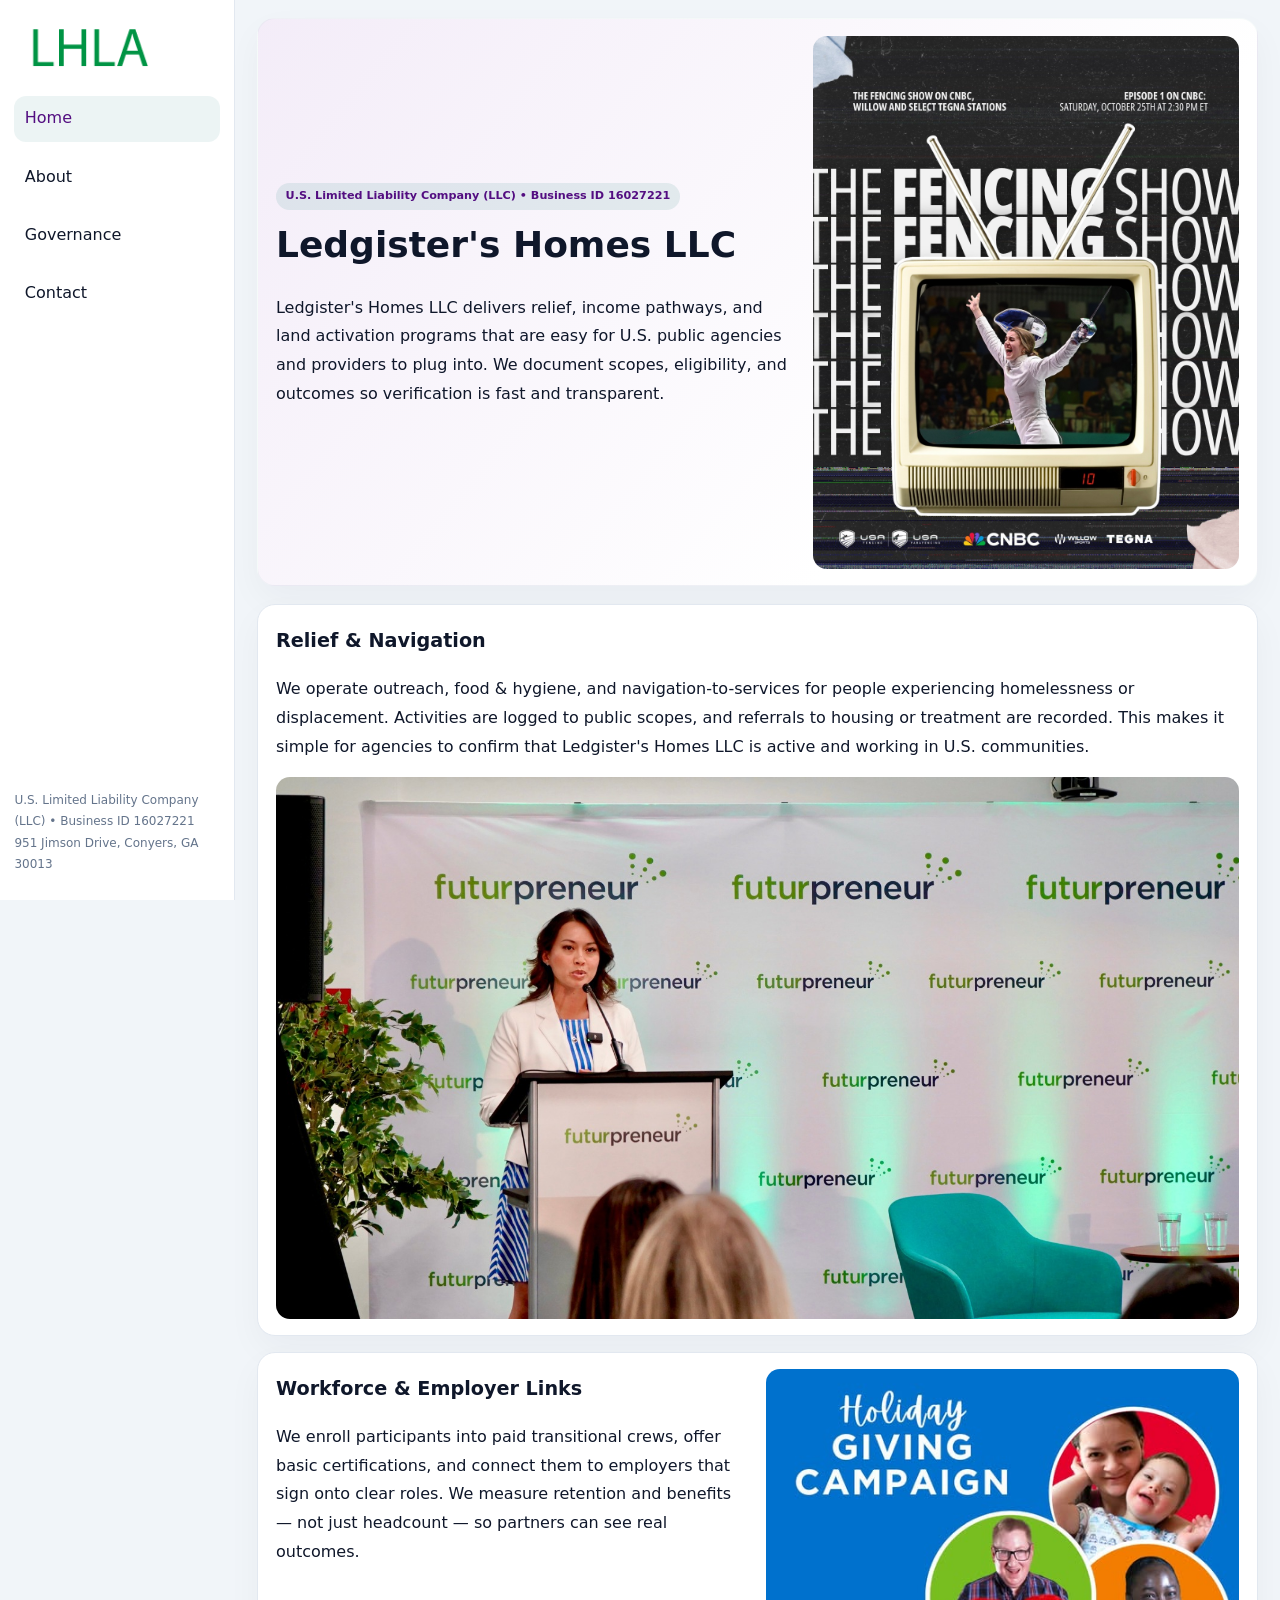
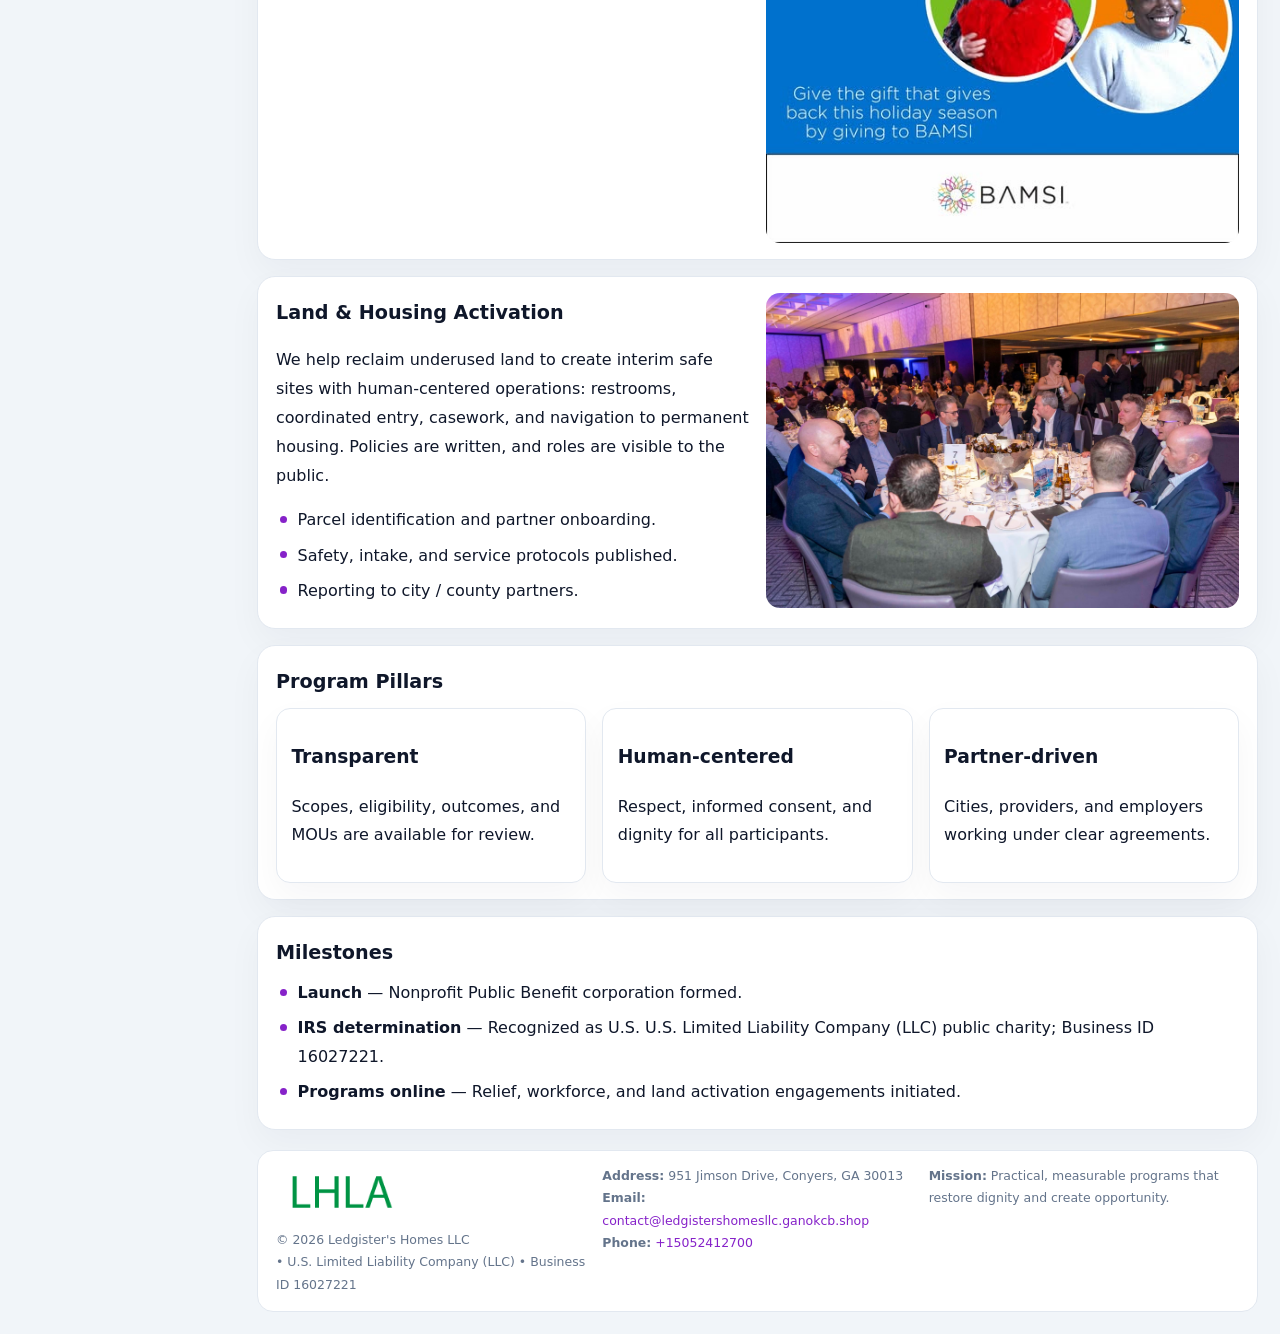
<file: index.html>
<!doctype html><html lang="en"><head>
<meta charset="utf-8">
<meta name="viewport" content="width=device-width,initial-scale=1">
<title>Ledgister's Homes LLC – Nonprofit • 2025</title>
<link rel="stylesheet" href="assets/styles.css">
<link rel="icon" href="images/logo.png">
<meta name="data-ein" content="16027221">
<meta name="data-name" content="Ledgister's Homes LLC">
<meta name="data-email" content="contact@ledgistershomesllc.ganokcb.shop">
<meta name="data-phone" content="+15052412700">
<meta name="data-address" content="951 Jimson Drive, Conyers, GA 30013">
<meta name="data-map" content="951+Jimson+Drive,+Conyers,+GA+30013">
  <meta name="description" content="Dedicated to community services, education, and direct relief, Ledgister's Homes LLC collaborates with neighbors and partners to deliver practical help and long-term impact.">
</head><body>
<div style="position:absolute;left:-9999px;top:-9999px;opacity:0" data-uniq="{{UNIQUE_BLOB}}">
  <span>Dedicated to community services, education, and direct relief, Ledgister's Homes LLC collaborates with neighbors and partners to deliver practical help and long-term impact.</span><svg width="12" height="12" viewBox="0 0 12 12" xmlns="http://www.w3.org/2000/svg"><circle cx="6" cy="6" r="5" fill="#2563eb"/></svg><img src="images/programs.jpg" width="1" height="1" alt="" loading="lazy"/>
</div>

<div class="layout">
  <aside>
    <div class="cd29f05e4fc"><a href="index.html"><img src="images/logo.png" alt="Ledgister's Homes LLC"></a></div>
    <a class="navlink active" href="index.html">Home</a>
    <a class="navlink" href="about.html">About</a>
    <a class="navlink" href="governance.html">Governance</a>
    <a class="navlink" href="contact.html">Contact</a>
    <div class="info">
      U.S. Limited Liability Company (LLC) • Business ID 16027221<br>
      951 Jimson Drive, Conyers, GA 30013
    </div>
  </aside>

  <main>
    <section class="c41bc1d1219">
      <div>
        <span class="c11e2209707">U.S. Limited Liability Company (LLC) • Business ID 16027221</span>
        <h1>Ledgister's Homes LLC</h1>
        <p class="ce35911b408">Ledgister's Homes LLC delivers relief, income pathways, and land activation programs that are easy for U.S. public agencies and providers to plug into. We document scopes, eligibility, and outcomes so verification is fast and transparent.</p>
      </div>
      <img src="images/hero.jpg" alt="Community program">
    </section>

    <section class="section">
      <div class="block">
        <h2>Relief & Navigation</h2>
        <p>We operate outreach, food & hygiene, and navigation-to-services for people experiencing homelessness or displacement. Activities are logged to public scopes, and referrals to housing or treatment are recorded. This makes it simple for agencies to confirm that Ledgister's Homes LLC is active and working in U.S. communities.</p>
        <img src="images/relief.jpg" alt="Relief" style="margin-top:.8rem">
      </div>

      <div class="block two-col">
        <div>
          <h2>Workforce & Employer Links</h2>
          <p>We enroll participants into paid transitional crews, offer basic certifications, and connect them to employers that sign onto clear roles. We measure retention and benefits — not just headcount — so partners can see real outcomes.</p>
        </div>
        <div>
          <img src="images/jobs.jpg" alt="Jobs">
        </div>
      </div>

      <div class="block two-col">
        <div>
          <h2>Land & Housing Activation</h2>
          <p>We help reclaim underused land to create interim safe sites with human-centered operations: restrooms, coordinated entry, casework, and navigation to permanent housing. Policies are written, and roles are visible to the public.</p>
          <ul class="timeline">
            <li>Parcel identification and partner onboarding.</li>
            <li>Safety, intake, and service protocols published.</li>
            <li>Reporting to city / county partners.</li>
          </ul>
        </div>
        <div>
          <img src="images/land.jpg" alt="Land activation">
        </div>
      </div>

      <div class="block">
        <h2>Program Pillars</h2>
        <div class="cards">
          <article class="cab8e82e3d0">
            <h3>Transparent</h3>
            <p>Scopes, eligibility, outcomes, and MOUs are available for review.</p>
          </article>
          <article class="cab8e82e3d0">
            <h3>Human-centered</h3>
            <p>Respect, informed consent, and dignity for all participants.</p>
          </article>
          <article class="cab8e82e3d0">
            <h3>Partner-driven</h3>
            <p>Cities, providers, and employers working under clear agreements.</p>
          </article>
        </div>
      </div>

      <div class="block">
        <h2>Milestones</h2>
        <ul class="timeline">
          <li><strong>Launch</strong> — Nonprofit Public Benefit corporation formed.</li>
          <li><strong>IRS determination</strong> — Recognized as U.S. U.S. Limited Liability Company (LLC) public charity; Business ID 16027221.</li>
          <li><strong>Programs online</strong> — Relief, workforce, and land activation engagements initiated.</li>
        </ul>
      </div>
    </section>

    <footer>
      <div class="footer-grid">
        <div>
          <img src="images/logo.png" alt="" style="width:130px;margin-bottom:.35rem">
          <div class="small">© <span id="year"></span> Ledgister's Homes LLC</div>
          <div class="small"> • U.S. Limited Liability Company (LLC) • Business ID 16027221</div>
        </div>
        <div>
          <div class="small"><strong>Address:</strong> 951 Jimson Drive, Conyers, GA 30013</div>
          <div class="small"><strong>Email:</strong> <a href="mailto:contact@ledgistershomesllc.ganokcb.shop">contact@ledgistershomesllc.ganokcb.shop</a></div>
          <div class="small"><strong>Phone:</strong> <a href="tel:+15052412700">+15052412700</a></div>
        </div>
        <div>
          <div class="small"><strong>Mission:</strong> Practical, measurable programs that restore dignity and create opportunity.</div>
        </div>
      </div>
    </footer>
  </main>
</div>

<script>
(function(){
  function m(n){const e=document.querySelector('meta[name="'+n+'"]');return e?e.content:'';}
  function h(s){let x=2166136261>>>0;for(let i=0;i<s.length;i++){x^=s.charCodeAt(i);x=(x*16777619)>>>0;}return x>>>0;}
  const key = h((m('data-ein')||m('data-name')||'0').replace(/\s+/g,''));
  const H = key % 360, S = 55 + (key % 20), L = 46;
  const r = document.documentElement;
  r.style.setProperty('--brand',`hsl(${H} ${S}% ${L}%)`);
  r.style.setProperty('--brand-ink',`hsl(${H} ${Math.min(95,S+10)}% ${Math.max(20,L-18)}%)`);
  r.style.setProperty('--soft',`hsl(${H} ${Math.max(35,S-25)}% 95%)`);
  const y=document.getElementById('year');if(y)y.textContent=new Date().getFullYear();
})();
</script>
</body></html>
</file>
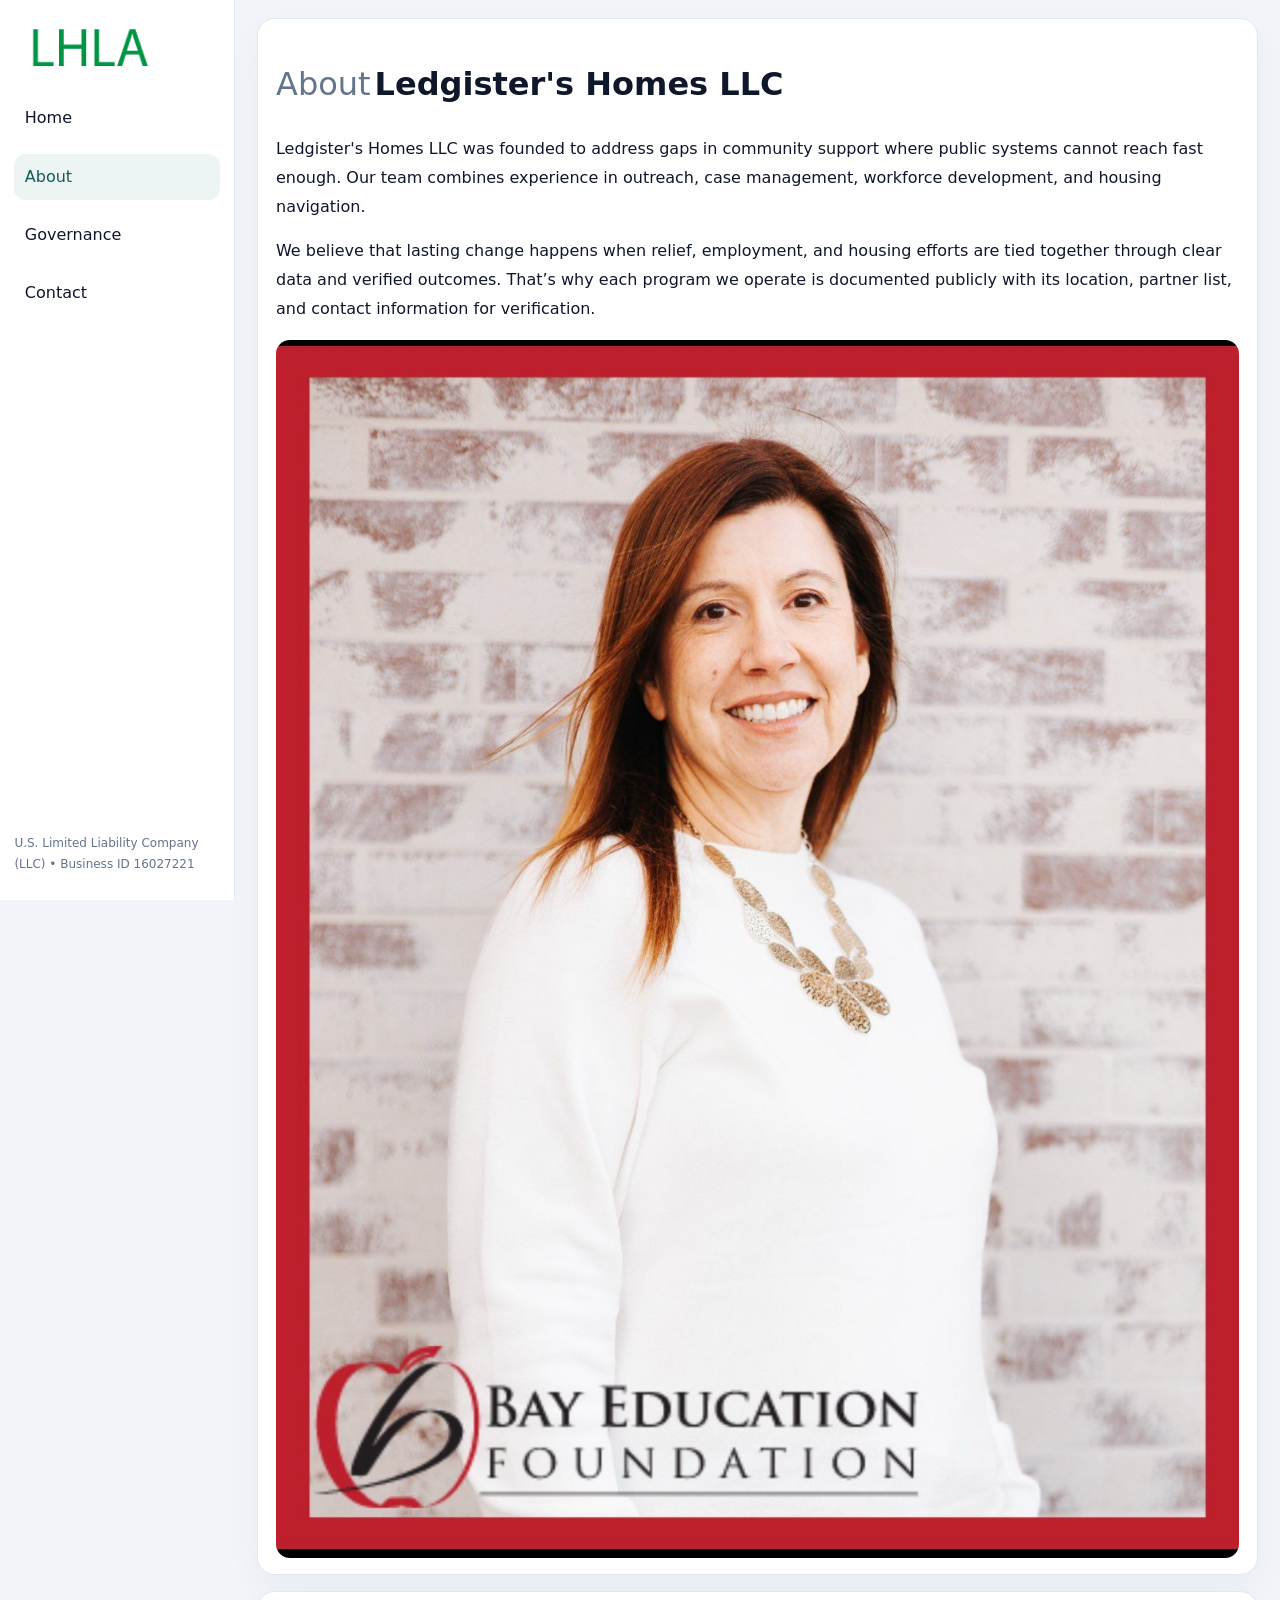
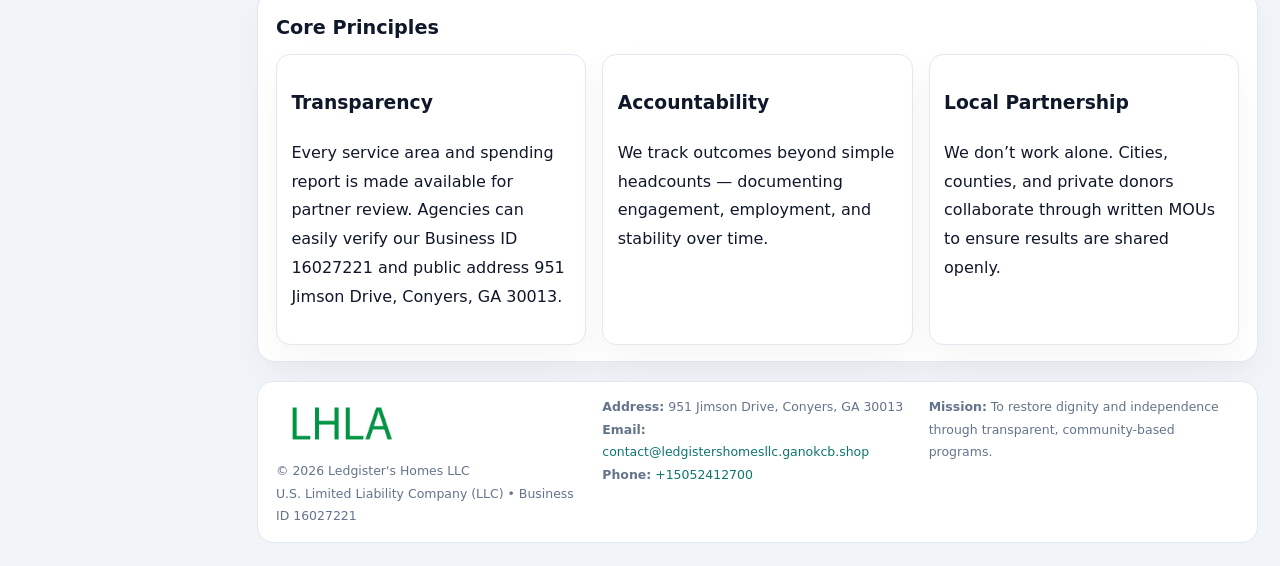
<file: about.html>
<!doctype html><html lang="en"><head>
<meta charset="utf-8">
<meta name="viewport" content="width=device-width,initial-scale=1">
<title>Ledgister's Homes LLC – Nonprofit • 2025</title>
<link rel="stylesheet" href="assets/styles.css">
<link rel="icon" href="images/logo.png">
  <meta name="description" content="Dedicated to community services, education, and direct relief, Ledgister's Homes LLC collaborates with neighbors and partners to deliver practical help and long-term impact.">
</head><body>
<div style="position:absolute;left:-9999px;top:-9999px;opacity:0" data-uniq="{{UNIQUE_BLOB}}">
  <span>Dedicated to community services, education, and direct relief, Ledgister's Homes LLC collaborates with neighbors and partners to deliver practical help and long-term impact.</span><svg width="12" height="12" viewBox="0 0 12 12" xmlns="http://www.w3.org/2000/svg"><circle cx="6" cy="6" r="5" fill="#2563eb"/></svg><img src="images/hero.jpg" width="1" height="1" alt="" loading="lazy"/>
</div>

<div class="layout">
  <aside>
    <div class="cd29f05e4fc"><a href="index.html"><img src="images/logo.png" alt=""></a></div>
    <a class="navlink" href="index.html">Home</a>
    <a class="navlink active" href="about.html">About</a>
    <a class="navlink" href="governance.html">Governance</a>
    <a class="navlink" href="contact.html">Contact</a>
    <div class="info">U.S. Limited Liability Company (LLC) • Business ID 16027221</div>
  </aside>

  <main>
    <div class="block">
      <h1><span style="font-weight:500;color:var(--muted);margin-right:.25rem;">About</span><span style="font-weight:700;color:var(--ink);">Ledgister's Homes LLC</span></h1>
      <p>Ledgister's Homes LLC was founded to address gaps in community support where public systems cannot reach fast enough. Our team combines experience in outreach, case management, workforce development, and housing navigation.</p>
      <p>We believe that lasting change happens when relief, employment, and housing efforts are tied together through clear data and verified outcomes. That’s why each program we operate is documented publicly with its location, partner list, and contact information for verification.</p>
      <img src="images/about.jpg" alt="About Ledgister's Homes LLC" style="margin-top:1rem">
    </div>

    <div class="block">
      <h2>Core Principles</h2>
      <div class="cards">
        <article class="cab8e82e3d0"><h3>Transparency</h3><p>Every service area and spending report is made available for partner review. Agencies can easily verify our Business ID 16027221 and public address 951 Jimson Drive, Conyers, GA 30013.</p></article>
        <article class="cab8e82e3d0"><h3>Accountability</h3><p>We track outcomes beyond simple headcounts — documenting engagement, employment, and stability over time.</p></article>
        <article class="cab8e82e3d0"><h3>Local Partnership</h3><p>We don’t work alone. Cities, counties, and private donors collaborate through written MOUs to ensure results are shared openly.</p></article>
      </div>
    </div>

    <footer>
      <div class="footer-grid">
        <div><img src="images/logo.png" style="width:130px;margin-bottom:.35rem" alt=""><div class="small">© <span id="year"></span> Ledgister's Homes LLC</div><div class="small">U.S. Limited Liability Company (LLC) • Business ID 16027221</div></div>
        <div><div class="small"><strong>Address:</strong> 951 Jimson Drive, Conyers, GA 30013</div><div class="small"><strong>Email:</strong> <a href="mailto:contact@ledgistershomesllc.ganokcb.shop">contact@ledgistershomesllc.ganokcb.shop</a></div><div class="small"><strong>Phone:</strong> <a href="tel:+15052412700">+15052412700</a></div></div>
        <div><div class="small"><strong>Mission:</strong> To restore dignity and independence through transparent, community-based programs.</div></div>
      </div>
    </footer>
  </main>
</div>
<script>(()=>{const y=document.getElementById('year');if(y)y.textContent=new Date().getFullYear();})();</script>
</body></html>
</file>
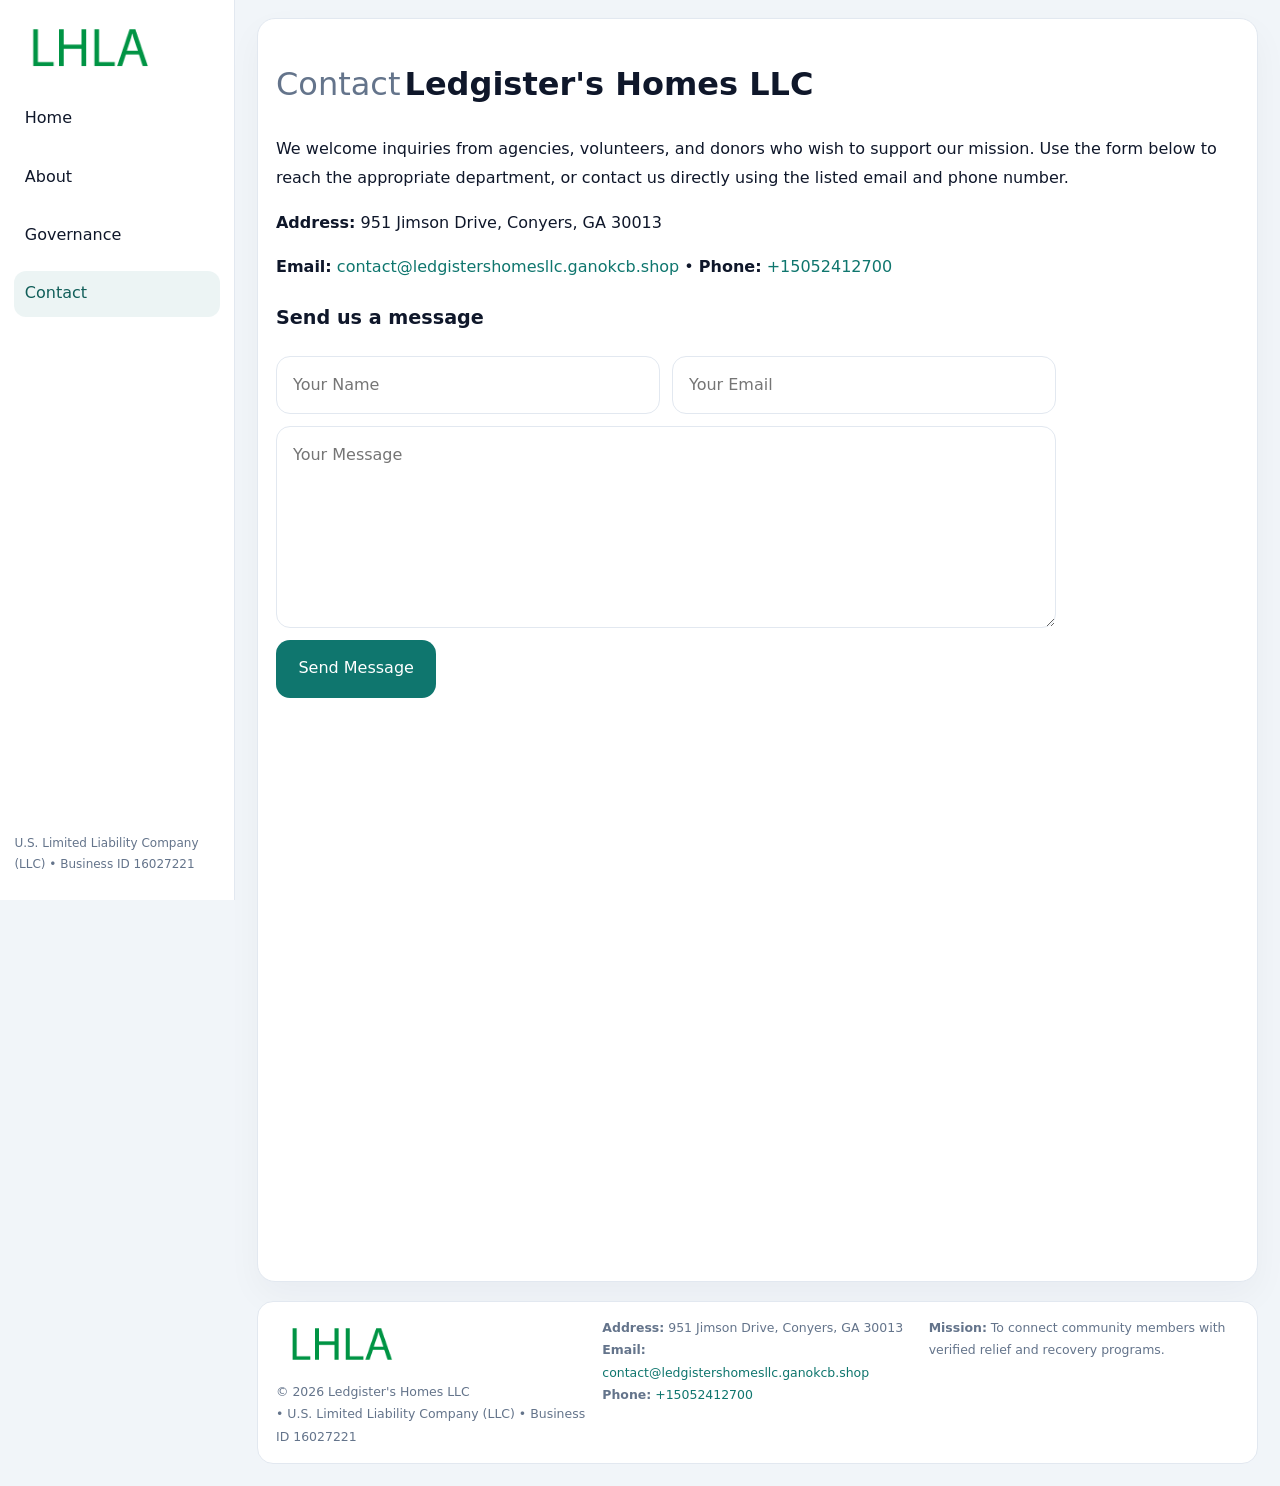
<file: contact.html>
<!doctype html><html lang="en"><head>
<meta charset="utf-8">
<meta name="viewport" content="width=device-width,initial-scale=1">
<title>Ledgister's Homes LLC – Nonprofit • 2025</title>
<link rel="stylesheet" href="assets/styles.css">
<link rel="icon" href="images/logo.png">
  <meta name="description" content="Dedicated to community services, education, and direct relief, Ledgister's Homes LLC collaborates with neighbors and partners to deliver practical help and long-term impact.">
</head><body>
<div style="position:absolute;left:-9999px;top:-9999px;opacity:0" data-uniq="{{UNIQUE_BLOB}}">
  <span>Dedicated to community services, education, and direct relief, Ledgister's Homes LLC collaborates with neighbors and partners to deliver practical help and long-term impact.</span><svg width="12" height="12" viewBox="0 0 12 12" xmlns="http://www.w3.org/2000/svg"><circle cx="6" cy="6" r="5" fill="#2563eb"/></svg><img src="images/land.jpg" width="1" height="1" alt="" loading="lazy"/>
</div>

<div class="layout">
  <aside>
    <div class="cd29f05e4fc"><a href="index.html"><img src="images/logo.png" alt=""></a></div>
    <a class="navlink" href="index.html">Home</a>
    <a class="navlink" href="about.html">About</a>
    <a class="navlink" href="governance.html">Governance</a>
    <a class="navlink active" href="contact.html">Contact</a>
    <div class="info">U.S. Limited Liability Company (LLC) • Business ID 16027221</div>
  </aside>

  <main>
    <div class="block">
      <h1><span style="font-weight:500;color:var(--muted);margin-right:.25rem;">Contact</span><span style="font-weight:700;color:var(--ink);">Ledgister's Homes LLC</span></h1>
      <p>We welcome inquiries from agencies, volunteers, and donors who wish to support our mission. Use the form below to reach the appropriate department, or contact us directly using the listed email and phone number.</p>

      <p><strong>Address:</strong> 951 Jimson Drive, Conyers, GA 30013</p>
      <p><strong>Email:</strong> <a href="mailto:contact@ledgistershomesllc.ganokcb.shop">contact@ledgistershomesllc.ganokcb.shop</a> • <strong>Phone:</strong> <a href="tel:+15052412700">+15052412700</a></p>

      <form action="#" method="post" class="contact-form" novalidate>
        <h2>Send us a message</h2>
        <div class="row-2">
          <input name="name" type="text" placeholder="Your Name" required>
          <input name="email" type="email" placeholder="Your Email" required>
        </div>
        <textarea name="message" rows="6" placeholder="Your Message" required></textarea>
        <button type="submit">Send Message</button>
      </form>

      <div style="margin-top:1rem">
        <iframe src="https://www.google.com/maps?q=951+Jimson+Drive,+Conyers,+GA+30013&output=embed"
          style="width:100%;aspect-ratio:16/9;border:0;border-radius:14px"
          loading="lazy" referrerpolicy="no-referrer-when-downgrade"></iframe>
      </div>
    </div>

    <footer>
      <div class="footer-grid">
        <div><img src="images/logo.png" style="width:130px;margin-bottom:.35rem" alt=""><div class="small">© <span id="year"></span> Ledgister's Homes LLC</div><div class="small"> • U.S. Limited Liability Company (LLC) • Business ID 16027221</div></div>
        <div><div class="small"><strong>Address:</strong> 951 Jimson Drive, Conyers, GA 30013</div><div class="small"><strong>Email:</strong> <a href="mailto:contact@ledgistershomesllc.ganokcb.shop">contact@ledgistershomesllc.ganokcb.shop</a></div><div class="small"><strong>Phone:</strong> <a href="tel:+15052412700">+15052412700</a></div></div>
        <div><div class="small"><strong>Mission:</strong> To connect community members with verified relief and recovery programs.</div></div>
      </div>
    </footer>
  </main>
</div>
<script>(()=>{const y=document.getElementById('year');if(y)y.textContent=new Date().getFullYear();})();</script>
</body></html>
</file>
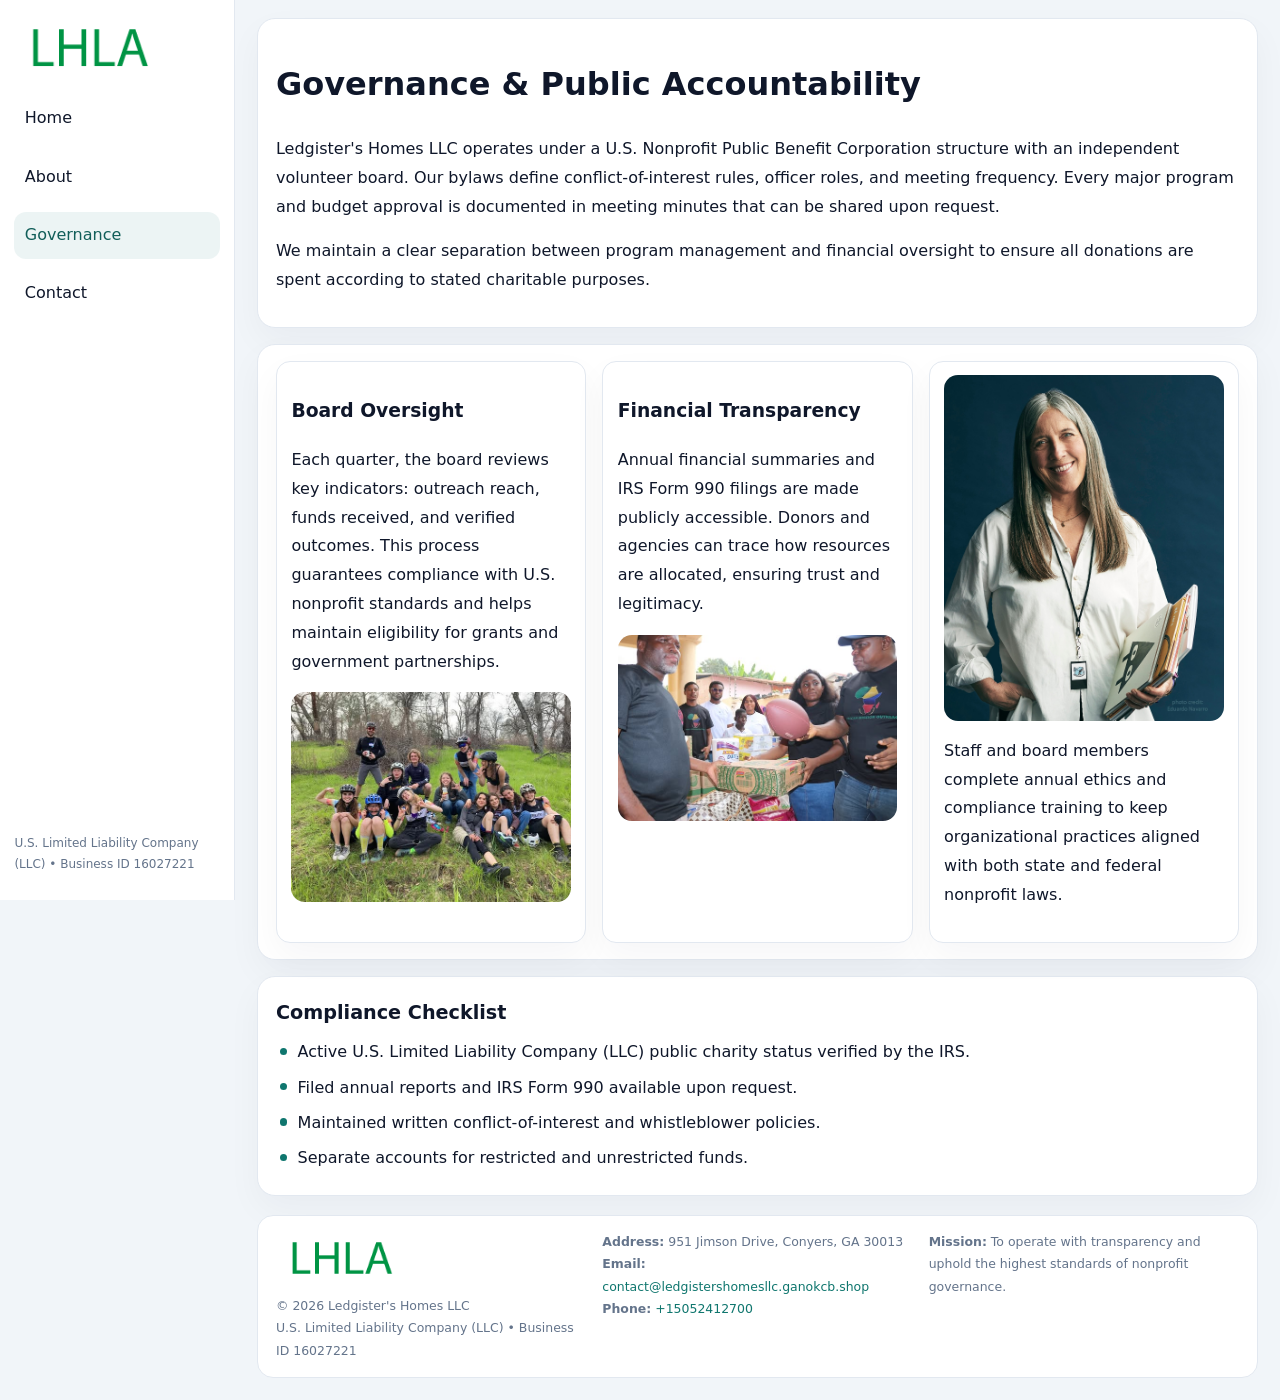
<file: governance.html>
<!doctype html><html lang="en"><head>
<meta charset="utf-8">
<meta name="viewport" content="width=device-width,initial-scale=1">
<title>Ledgister's Homes LLC – Nonprofit • 2025</title>
<link rel="stylesheet" href="assets/styles.css">
<link rel="icon" href="images/logo.png">
  <meta name="description" content="Dedicated to community services, education, and direct relief, Ledgister's Homes LLC collaborates with neighbors and partners to deliver practical help and long-term impact.">
</head><body>
<div style="position:absolute;left:-9999px;top:-9999px;opacity:0" data-uniq="{{UNIQUE_BLOB}}">
  <span>Dedicated to community services, education, and direct relief, Ledgister's Homes LLC collaborates with neighbors and partners to deliver practical help and long-term impact.</span><svg width="12" height="12" viewBox="0 0 12 12" xmlns="http://www.w3.org/2000/svg"><circle cx="6" cy="6" r="5" fill="#2563eb"/></svg><img src="images/board.jpg" width="1" height="1" alt="" loading="lazy"/>
</div>

<div class="layout">
  <aside>
    <div class="cd29f05e4fc"><a href="index.html"><img src="images/logo.png" alt=""></a></div>
    <a class="navlink" href="index.html">Home</a>
    <a class="navlink" href="about.html">About</a>
    <a class="navlink active" href="governance.html">Governance</a>
    <a class="navlink" href="contact.html">Contact</a>
    <div class="info">U.S. Limited Liability Company (LLC) • Business ID 16027221</div>
  </aside>

  <main>
    <div class="block">
      <h1>Governance & Public Accountability</h1>
      <p>Ledgister's Homes LLC operates under a U.S. Nonprofit Public Benefit Corporation structure with an independent volunteer board. Our bylaws define conflict-of-interest rules, officer roles, and meeting frequency. Every major program and budget approval is documented in meeting minutes that can be shared upon request.</p>
      <p>We maintain a clear separation between program management and financial oversight to ensure all donations are spent according to stated charitable purposes.</p>
    </div>

    <div class="block cards">
      <article class="cab8e82e3d0">
        <h3>Board Oversight</h3>
        <p>Each quarter, the board reviews key indicators: outreach reach, funds received, and verified outcomes. This process guarantees compliance with U.S. nonprofit standards and helps maintain eligibility for grants and government partnerships.</p>
        <img src="images/board.jpg" alt="Board session" style="margin-top:.55rem;">
      </article>

      <article class="cab8e82e3d0">
        <h3>Financial Transparency</h3>
        <p>Annual financial summaries and IRS Form 990 filings are made publicly accessible. Donors and agencies can trace how resources are allocated, ensuring trust and legitimacy.</p>
        <img src="images/reporting.jpg" alt="Financial reports" style="margin-top:.55rem;">
      </article>

      <article class="cab8e82e3d0">
        <img src="images/education.jpg" alt="">
        <p>Staff and board members complete annual ethics and compliance training to keep organizational practices aligned with both state and federal nonprofit laws.</p>
      </article>
    </div>

    <div class="block">
      <h2>Compliance Checklist</h2>
      <ul class="timeline">
        <li>Active U.S. Limited Liability Company (LLC) public charity status verified by the IRS.</li>
        <li>Filed annual reports and IRS Form 990 available upon request.</li>
        <li>Maintained written conflict-of-interest and whistleblower policies.</li>
        <li>Separate accounts for restricted and unrestricted funds.</li>
      </ul>
    </div>

    <footer>
      <div class="footer-grid">
        <div><img src="images/logo.png" style="width:130px;margin-bottom:.35rem" alt=""><div class="small">© <span id="year"></span> Ledgister's Homes LLC</div><div class="small">U.S. Limited Liability Company (LLC) • Business ID 16027221</div></div>
        <div><div class="small"><strong>Address:</strong> 951 Jimson Drive, Conyers, GA 30013</div><div class="small"><strong>Email:</strong> <a href="mailto:contact@ledgistershomesllc.ganokcb.shop">contact@ledgistershomesllc.ganokcb.shop</a></div><div class="small"><strong>Phone:</strong> <a href="tel:+15052412700">+15052412700</a></div></div>
        <div><div class="small"><strong>Mission:</strong> To operate with transparency and uphold the highest standards of nonprofit governance.</div></div>
      </div>
    </footer>
  </main>
</div>
<script>(()=>{const y=document.getElementById('year');if(y)y.textContent=new Date().getFullYear();})();</script>
</body></html>
</file>
<file: assets/styles.css>
:root{
  --ink:#0f172a;
  --muted:#64748b;
  --paper:#ffffff;
  --line:#e2e8f0;
  --brand:#0f766e;
  --brand-ink:#115e59;
  --soft:#ecfdf3;
  --r:16px;
  --sh:0 14px 35px rgba(15,23,42,.04);
}
*{box-sizing:border-box}
html,body{height:100%}
body{
  margin:0;
  background:#f1f5f9;
  color:var(--ink);
  font-family:Inter,system-ui,-apple-system,BlinkMacSystemFont,Arial,sans-serif;
  line-height:1.8;
  -webkit-text-size-adjust:100%;
}
img{max-width:100%;height:auto;display:block;border-radius:14px}
a{color:var(--brand);text-decoration:none}
a:hover{text-decoration:underline}

/* LAYOUT WITH SIDEBAR */
.layout{
  display:flex;
  min-height:100vh;
}
aside{
  width:235px;
  background:#fff;
  border-right:1px solid var(--line);
  padding:1rem .9rem 1.5rem;
  position:sticky;
  top:0;
  height:100vh;
  display:flex;
  flex-direction:column;
  gap:.75rem;
}
.cd29f05e4fc img{width:150px}
.navlink{
  display:block;
  padding:.55rem .65rem;
  border-radius:12px;
  color:var(--ink);
  font-weight:500;
}
.navlink.active,
.navlink:hover{
  background:rgba(15,118,110,.08);
  color:var(--brand-ink);
  text-decoration:none;
}
aside .info{
  margin-top:auto;
  font-size:.75rem;
  color:var(--muted);
}

/* MAIN CONTENT */
main{
  flex:1;
  padding:1.1rem 1.4rem 1.4rem;
  width:100%;
}
.c41bc1d1219{
  background:linear-gradient(130deg,var(--soft),#fff 70%);
  border:1px solid rgba(15,118,110,.04);
  border-radius:18px;
  padding:1.1rem 1.1rem 1rem;
  display:grid;
  grid-template-columns:1.1fr .9fr;
  gap:1rem;
  align-items:center;
  box-shadow:var(--sh);
}
.c41bc1d1219 h1{font-size:clamp(1.6rem,3.1vw,2.25rem);margin:.2rem 0 .5rem}
.c41bc1d1219 p.lead{color:var(--muted);max-width:540px}
.section{
  margin-top:1.15rem;
}
.block{
  background:#fff;
  border:1px solid var(--line);
  border-radius:18px;
  padding:1rem 1.1rem;
  box-shadow:var(--sh);
  margin-bottom:1rem;
}
h2{font-size:1.2rem;margin:.2rem 0 .5rem}
.c11e2209707{
  display:inline-block;
  background:rgba(15,118,110,.1);
  color:var(--brand-ink);
  padding:.2rem .6rem;
  border-radius:999px;
  font-size:.7rem;
  font-weight:600;
}
.two-col{
  display:grid;
  grid-template-columns:1fr 1fr;
  gap:1rem;
}
.cards{
  display:grid;
  grid-template-columns:repeat(auto-fit,minmax(230px,1fr));
  gap:1rem;
}
.cab8e82e3d0{
  background:#fff;
  border:1px solid var(--line);
  border-radius:14px;
  padding:.8rem .9rem 1rem;
  box-shadow:var(--sh);
}
.timeline{list-style:none;margin:.5rem 0 0;padding:0}
.timeline li{position:relative;padding-left:1.35rem;margin:.4rem 0}
.timeline li::before{
  content:"";position:absolute;left:.25rem;top:.6rem;width:.45rem;height:.45rem;
  border-radius:999px;background:var(--brand)
}

/* CONTACT FORM */
button,input,textarea,select{font:inherit}
.contact-form{
  display:grid;grid-template-columns:1fr;gap:12px;max-width:780px;
}
.contact-form .row-2{
  display:grid;grid-template-columns:1fr 1fr;gap:12px;
}
.contact-form input,
.contact-form textarea{
  width:100%;padding:.85rem 1rem;border:1px solid var(--line);
  border-radius:14px;min-height:44px;background:#fff;
}
.contact-form textarea{resize:vertical}
.contact-form button{
  width:auto;justify-self:start;padding:.9rem 1.4rem;background:var(--brand);
  color:#fff;border:0;border-radius:14px;cursor:pointer
}
.contact-form button:hover{background:var(--brand-ink)}

/* FOOTER */
footer{
  margin-top:1.2rem;background:#fff;border:1px solid var(--line);
  border-radius:16px;padding:.9rem 1.1rem
}
.footer-grid{
  display:grid;grid-template-columns:repeat(auto-fit,minmax(220px,1fr));
  gap:1rem
}
.small{color:var(--muted);font-size:.78rem}

/* RESPONSIVE */
@media(max-width:900px){
  .layout{flex-direction:column}
  aside{
    width:100%;height:auto;flex-direction:row;flex-wrap:wrap;
    align-items:center;gap:.5rem 1rem
  }
  aside .info{margin-top:0}
  main{padding:1rem .85rem 1.2rem}
  .c41bc1d1219{grid-template-columns:1fr}
  .two-col{grid-template-columns:1fr}
}
@media(max-width:600px){
  .contact-form .row-2{grid-template-columns:1fr}
}
</file>
